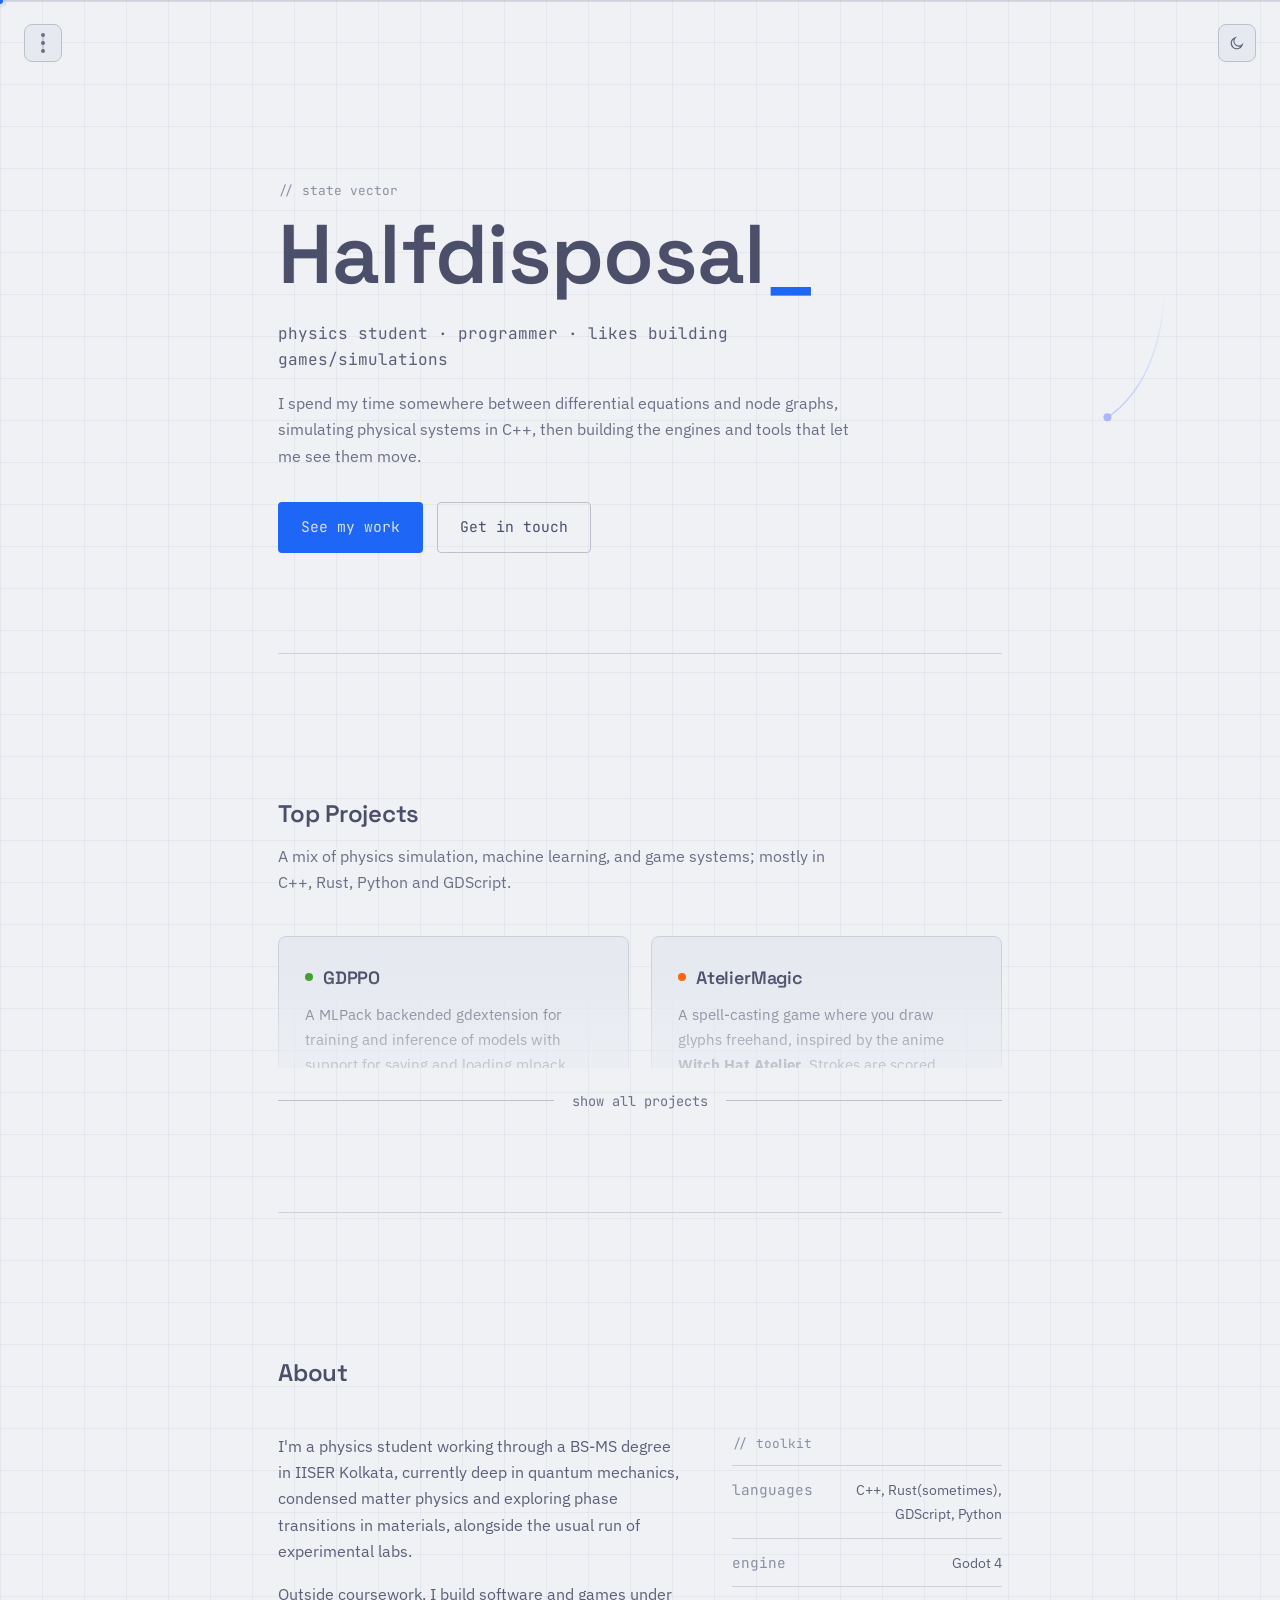
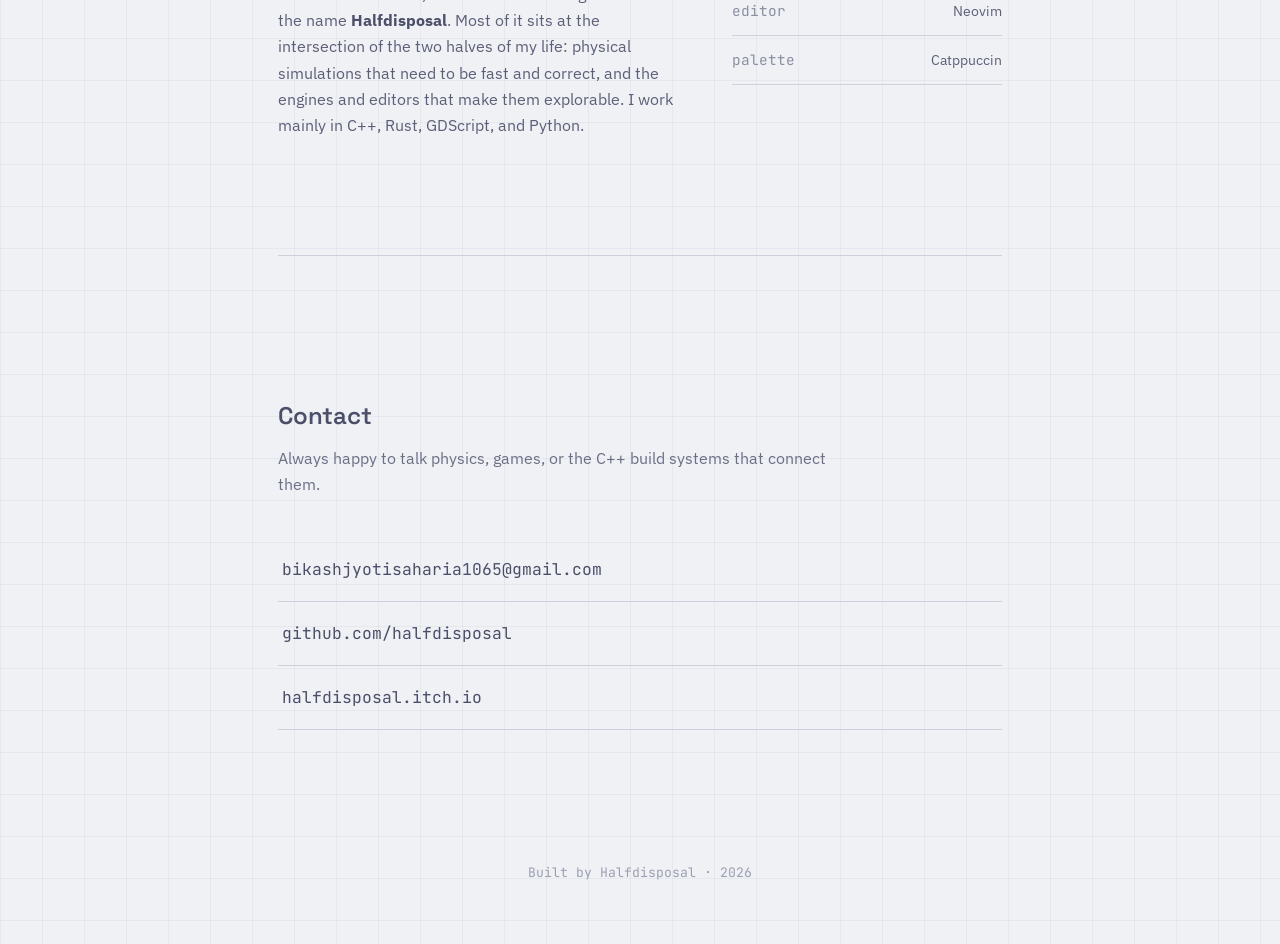
<file: index.html>
<!DOCTYPE html>
<html lang="en" data-theme="mocha">
<head>
<meta charset="UTF-8">
<meta name="viewport" content="width=device-width, initial-scale=1.0">
<title>Halfdisposal</title>
<meta name="description" content="Portfolio of Halfdisposal — physics undergrad, programmer, and game developer.">

<link id="favicon" rel="icon" type="image/svg+xml" href="favicon-mocha.svg">
<link rel="alternate icon" href="favicon.png">

<meta property="og:type" content="website">
<meta property="og:title" content="Halfdisposal — physics & code">
<meta property="og:description" content="Portfolio of Halfdisposal — physics undergrad, programmer, and game developer.">
<meta property="og:image" content="og-image.png">
<meta name="twitter:card" content="summary_large_image">
<meta name="twitter:title" content="Halfdisposal — physics & code">
<meta name="twitter:image" content="og-image.png">

<link rel="preconnect" href="https://fonts.googleapis.com">
<link rel="preconnect" href="https://fonts.gstatic.com" crossorigin>
<link href="https://fonts.googleapis.com/css2?family=Space+Grotesk:wght@400;500;600;700&family=IBM+Plex+Sans:wght@400;500;600&family=JetBrains+Mono:wght@400;500;600&display=swap" rel="stylesheet">
<link rel="stylesheet" href="style.css">
</head>
<body>

<canvas id="orbit-canvas"></canvas>

<button id="nav-toggle" aria-label="Open menu" aria-expanded="false" aria-controls="nav-panel">
  <span class="node-icon">
    <span class="node-dot"></span>
    <span class="node-dot"></span>
    <span class="node-dot"></span>
  </span>
</button>

<div id="scroll-rail" aria-hidden="true">
  <div id="scroll-rail-track"></div>
  <div id="scroll-rail-fill"></div>
  <div id="scroll-rail-dot"></div>
</div>

<nav id="nav-panel" aria-hidden="true">
  <ul>
    <li><a href="#home" class="nav-link" data-label="home">home</a></li>
    <li><a href="#projects" class="nav-link" data-label="projects">projects</a></li>
    <li><a href="#about" class="nav-link" data-label="about">about</a></li>
    <li><a href="#contact" class="nav-link" data-label="contact">contact</a></li>
  </ul>
</nav>

<div id="nav-overlay"></div>

<button id="theme-toggle" aria-label="Toggle light and dark theme">
  <svg id="icon-sun" viewBox="0 0 24 24" fill="none" stroke="currentColor" stroke-width="1.6">
    <circle cx="12" cy="12" r="4.2"/>
    <path d="M12 2.5v2.4M12 19.1v2.4M4.2 4.2l1.7 1.7M18.1 18.1l1.7 1.7M2.5 12h2.4M19.1 12h2.4M4.2 19.8l1.7-1.7M18.1 5.9l1.7-1.7"/>
  </svg>
  <svg id="icon-moon" viewBox="0 0 24 24" fill="none" stroke="currentColor" stroke-width="1.6">
    <path d="M20 14.5A8.5 8.5 0 1 1 9.5 4a6.8 6.8 0 0 0 10.5 10.5Z"/>
  </svg>
</button>

<main>

  <section id="home" class="section hero">
    <p class="mono-tag">// state vector</p>
    <h1>Halfdisposal<span class="cursor">_</span></h1>
    <p class="hero-line">physics student · programmer · likes building games/simulations</p>
    <p class="hero-sub">I spend my time somewhere between differential equations and node graphs, simulating physical
      systems in C++, then building the engines and tools that let me see them move.</p>
    <div class="hero-actions">
      <a href="#projects" class="btn btn-primary">See my work</a>
      <a href="#contact" class="btn btn-ghost">Get in touch</a>
    </div>
  </section>

  <section id="projects" class="section">
    <div class="section-head">
      <h2>Top Projects</h2>
      <p class="section-note">A mix of physics simulation, machine learning, and game systems; mostly in C++, Rust, Python and GDScript.</p>
    </div>

    <div class="projects-teaser">
      <div class="project-grid preview">

        <article class="project-card">
          <div class="project-card-head">
            <span class="node-marker"></span>
            <h3><a href="https://github.com/halfdisposal/gdppo" target="_blank" rel="noopener">GDPPO</a></h3>
          </div>
          <p>A MLPack backended gdextension for training and inference of models with support for saving and loading mlpack models. Mainly focused on Reinforcement Learning with PPO Algorithm, with support for Linear layer and activation functions.</p>
          <ul class="tag-list">
            <li>Godot 4</li><li>C++</li><li>GDExtension</li><li>mlpack</li>
          </ul>
        </article>

        <article class="project-card">
          <div class="project-card-head">
            <span class="node-marker"></span>
            <h3><a href="https://github.com/halfdisposal/ateliermagic" target="_blank" rel="noopener">AtelierMagic</a></h3>
          </div>
          <p>A spell-casting game where you draw glyphs freehand, inspired by the anime <strong>Witch Hat Atelier</strong>. Strokes are scored using connected-component analysis and PCA-based normalization, matched against a library of gestures.</p>
          <ul class="tag-list">
            <li>Godot 4</li><li>GDScript</li><li>Computer Vision</li>
          </ul>
        </article>

      </div>
      <a class="show-all" href="projects.html">
        <span class="show-all-rule"></span>
        <span class="show-all-label">show all projects</span>
        <span class="show-all-rule"></span>
      </a>
    </div>
  </section>

  <section id="about" class="section about">
    <div class="section-head">
      <h2>About</h2>
    </div>
    <div class="about-grid">
      <div class="about-text">
        <p>I'm a physics student working through a BS-MS degree in IISER Kolkata, currently deep in quantum mechanics, condensed matter physics and exploring phase transitions in materials, alongside the usual run of experimental labs.</p>
        <p>Outside coursework, I build software and games under the name <strong>Halfdisposal</strong>. Most of it sits
          at the intersection of the two halves of my life: physical simulations that need to be fast and
          correct, and the engines and editors that make them explorable. I work mainly in C++, Rust, GDScript,
          and Python.</p>
      </div>
      <div class="about-toolkit">
        <p class="mono-tag">// toolkit</p>
        <ul>
          <li><span>languages</span><span>C++, Rust(sometimes), GDScript, Python</span></li>
          <li><span>engine</span><span>Godot 4</span></li>
          <li><span>editor</span><span>Neovim</span></li>
          <li><span>palette</span><span>Catppuccin</span></li>
        </ul>
      </div>
    </div>
  </section>

  <section id="contact" class="section contact">
    <div class="section-head">
      <h2>Contact</h2>
      <p class="section-note">Always happy to talk physics, games, or the C++ build systems that connect them.</p>
    </div>
    <ul class="contact-list">
      <li><a href="mailto:bikashjyotisaharia1065@gmail.com">bikashjyotisaharia1065@gmail.com</a></li>
      <li><a href="https://github.com/halfdisposal" target="_blank" rel="noopener">github.com/halfdisposal </a></li>
      <li><a href="https://halfdisposal.itch.io" target="_blank" rel="noopener">halfdisposal.itch.io </a></li>
    </ul>
  </section>

</main>

<footer>
  <p>Built by Halfdisposal · <span id="year"></span></p>
</footer>

<script src="script.js"></script>
<script src="orbit.js"></script>
</body>
</html>
</file>
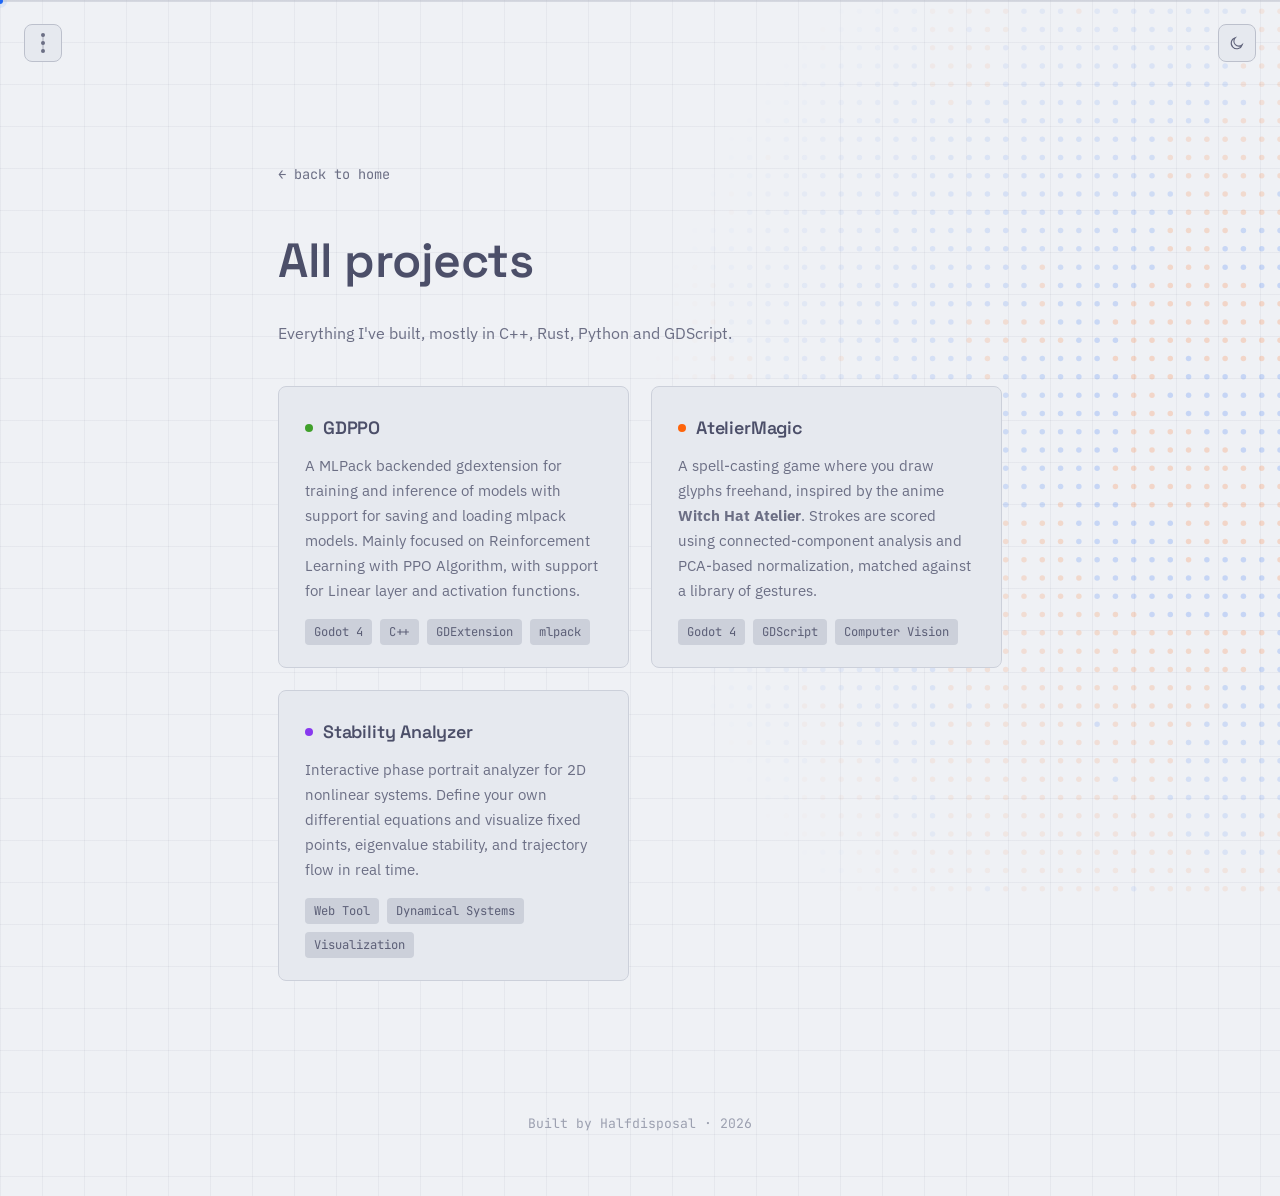
<file: projects.html>
<!DOCTYPE html>
<html lang="en" data-theme="mocha">
<head>
<meta charset="UTF-8">
<meta name="viewport" content="width=device-width, initial-scale=1.0">
<title>Projects — Halfdisposal</title>
<meta name="description" content="All projects by Halfdisposal — physics undergrad, programmer, and game developer.">

<link id="favicon" rel="icon" type="image/svg+xml" href="favicon-mocha.svg">
<link rel="alternate icon" href="favicon.png">

<meta property="og:type" content="website">
<meta property="og:title" content="Projects — Halfdisposal">
<meta property="og:description" content="All projects by Halfdisposal — physics undergrad, programmer, and game developer.">
<meta property="og:image" content="og-image.png">
<meta name="twitter:card" content="summary_large_image">
<meta name="twitter:title" content="Projects — Halfdisposal">
<meta name="twitter:image" content="og-image.png">
 
<link rel="preconnect" href="https://fonts.googleapis.com">
<link rel="preconnect" href="https://fonts.gstatic.com" crossorigin>
<link href="https://fonts.googleapis.com/css2?family=Space+Grotesk:wght@400;500;600;700&family=IBM+Plex+Sans:wght@400;500;600&family=JetBrains+Mono:wght@400;500;600&display=swap" rel="stylesheet">
<link rel="stylesheet" href="style.css">
</head>
<body>

<canvas id="orbit-canvas"></canvas>

<button id="nav-toggle" aria-label="Open menu" aria-expanded="false" aria-controls="nav-panel">
  <span class="node-icon">
    <span class="node-dot"></span>
    <span class="node-dot"></span>
    <span class="node-dot"></span>
  </span>
</button>

<div id="scroll-rail" aria-hidden="true">
  <div id="scroll-rail-track"></div>
  <div id="scroll-rail-fill"></div>
  <div id="scroll-rail-dot"></div>
</div>

<nav id="nav-panel" aria-hidden="true">
  <ul>
    <li><a href="index.html#home" class="nav-link" data-label="home">home</a></li>
    <li><a href="projects.html" class="nav-link active" data-label="projects">projects</a></li>
    <li><a href="index.html#about" class="nav-link" data-label="about">about</a></li>
    <li><a href="index.html#contact" class="nav-link" data-label="contact">contact</a></li>
  </ul>
</nav>

<div id="nav-overlay"></div>

<button id="theme-toggle" aria-label="Toggle light and dark theme">
  <svg id="icon-sun" viewBox="0 0 24 24" fill="none" stroke="currentColor" stroke-width="1.6">
    <circle cx="12" cy="12" r="4.2"/>
    <path d="M12 2.5v2.4M12 19.1v2.4M4.2 4.2l1.7 1.7M18.1 18.1l1.7 1.7M2.5 12h2.4M19.1 12h2.4M4.2 19.8l1.7-1.7M18.1 5.9l1.7-1.7"/>
  </svg>
  <svg id="icon-moon" viewBox="0 0 24 24" fill="none" stroke="currentColor" stroke-width="1.6">
    <path d="M20 14.5A8.5 8.5 0 1 1 9.5 4a6.8 6.8 0 0 0 10.5 10.5Z"/>
  </svg>
</button>

<main>

  <section class="section projects-page">
    <a class="back-link" href="index.html#projects">back to home</a>
    <div class="section-head">
      <h1>All projects</h1>
      <p class="section-note">Everything I've built, mostly in C++, Rust, Python and GDScript.</p>
    </div>

    <div class="project-grid">

      <article class="project-card">
        <div class="project-card-head">
          <span class="node-marker"></span>
          <h3><a href="https://github.com/halfdisposal/gdppo" target="_blank" rel="noopener">GDPPO</a></h3>
        </div>
        <p>A MLPack backended gdextension for training and inference of models with support for saving and loading mlpack models. Mainly focused on Reinforcement Learning with PPO Algorithm, with support for Linear layer and activation functions.</p>
        <ul class="tag-list">
          <li>Godot 4</li><li>C++</li><li>GDExtension</li><li>mlpack</li>
        </ul>
      </article>

      <article class="project-card">
        <div class="project-card-head">
          <span class="node-marker"></span>
          <h3><a href="https://github.com/halfdisposal/ateliermagic" target="_blank" rel="noopener">AtelierMagic</a></h3>
        </div>
        <p>A spell-casting game where you draw glyphs freehand, inspired by the anime <strong>Witch Hat Atelier</strong>. Strokes are scored using connected-component analysis and PCA-based normalization, matched against a library of gestures.</p>
        <ul class="tag-list">
          <li>Godot 4</li><li>GDScript</li><li>Computer Vision</li>
        </ul>
      </article>

      <!-- add more <article class="project-card"> blocks here — copy one of the above and edit -->

      <article class="project-card">
        <div class="project-card-head">
          <span class="node-marker"></span>
          <h3><a href="live-projects/stability-analyzer.html" target="_blank" rel="noopener">Stability Analyzer</a></h3>
        </div>
        <p>Interactive phase portrait analyzer for 2D nonlinear systems. Define your own differential equations and visualize fixed points, eigenvalue stability, and trajectory flow in real time.</p>
        <ul class="tag-list">
          <li>Web Tool</li><li>Dynamical Systems</li><li>Visualization</li>
        </ul>
      </article>

    </div>
  </section>

</main>

<footer>
  <p>Built by Halfdisposal · <span id="year"></span></p>
</footer>

<script src="script.js"></script>
<script src="ising.js"></script>
</body>
</html>
</file>
<file: style.css>
:root {
  --font-display: 'Space Grotesk', sans-serif;
  --font-body: 'IBM Plex Sans', sans-serif;
  --font-mono: 'JetBrains Mono', monospace;

  --radius-sm: 4px;
  --radius-md: 8px;
  --content-width: 780px;
}

html[data-theme="mocha"] {
  --base: #1e1e2e;
  --mantle: #181825;
  --crust: #11111b;
  --surface0: #313244;
  --surface1: #45475a;
  --surface2: #585b70;
  --overlay0: #6c7086;
  --overlay1: #7f849c;
  --text: #cdd6f4;
  --subtext1: #bac2de;
  --subtext0: #a6adc8;
  --blue: #89b4fa;
  --lavender: #b4befe;
  --sapphire: #74c7ec;
  --teal: #94e2d5;
  --green: #a6e3a1;
  --peach: #fab387;
  --yellow: #f9e2af;
  --mauve: #cba6f7;
  --red: #f38ba8;
  --grid-line: rgba(205, 214, 244, 0.05);
}

html[data-theme="latte"] {
  --base: #eff1f5;
  --mantle: #e6e9ef;
  --crust: #dce0e8;
  --surface0: #ccd0da;
  --surface1: #bcc0cc;
  --surface2: #acb0be;
  --overlay0: #9ca0b0;
  --overlay1: #8c8fa1;
  --text: #4c4f69;
  --subtext1: #5c5f77;
  --subtext0: #6c6f85;
  --blue: #1e66f5;
  --lavender: #7287fd;
  --sapphire: #209fb5;
  --teal: #179299;
  --green: #40a02b;
  --peach: #fe640b;
  --yellow: #df8e1d;
  --mauve: #8839ef;
  --red: #d20f39;
  --grid-line: rgba(76, 79, 105, 0.06);
}

* { box-sizing: border-box; }

html { scroll-behavior: smooth; }

body {
  margin: 0;
  background:
    linear-gradient(var(--grid-line) 1px, transparent 1px) 0 0 / 42px 42px,
    linear-gradient(90deg, var(--grid-line) 1px, transparent 1px) 0 0 / 42px 42px,
    var(--base);
  color: var(--text);
  font-family: var(--font-body);
  font-size: 16px;
  line-height: 1.65;
  transition: background-color 0.3s ease, color 0.3s ease;
}

@media (prefers-reduced-motion: reduce) {
  html { scroll-behavior: auto; }
  * { animation-duration: 0.01ms !important; animation-iteration-count: 1 !important; transition-duration: 0.01ms !important; }
}

h1, h2, h3 {
  font-family: var(--font-display);
  font-weight: 600;
  margin: 0 0 0.4em 0;
  letter-spacing: -0.01em;
}

p { margin: 0 0 1em 0; }

a { color: inherit; }

.mono-tag {
  font-family: var(--font-mono);
  font-size: 0.8rem;
  color: var(--overlay1);
  margin: 0 0 0.9em 0;
}

/* ---------- canvas ---------- */

#orbit-canvas {
  position: fixed;
  inset: 0;
  width: 100%;
  height: 100%;
  z-index: 0;
  opacity: 0.55;
  pointer-events: none;
}

/* ---------- nav toggle ---------- */

#nav-toggle {
  position: fixed;
  top: 24px;
  left: 24px;
  z-index: 30;
  width: 38px;
  height: 38px;
  border-radius: var(--radius-md);
  border: 1px solid var(--surface1);
  background: var(--mantle);
  display: flex;
  align-items: center;
  justify-content: center;
  cursor: pointer;
  transition: border-color 0.2s ease, background 0.2s ease;
}

#nav-toggle:hover { border-color: var(--blue); }

.node-icon {
  display: flex;
  flex-direction: column;
  align-items: center;
  gap: 4px;
  position: relative;
}

.node-icon::before {
  content: "";
  position: absolute;
  left: 50%;
  top: 2px;
  bottom: 2px;
  width: 1px;
  background: var(--surface2);
  transform: translateX(-50%);
}

.node-dot {
  width: 4px;
  height: 4px;
  border-radius: 50%;
  background: var(--subtext0);
  position: relative;
  z-index: 1;
  transition: background 0.2s ease;
}

#nav-toggle[aria-expanded="true"] .node-dot { background: var(--blue); }

/* ---------- nav panel ---------- */

#nav-overlay {
  position: fixed;
  inset: 0;
  background: rgba(0,0,0,0.35);
  opacity: 0;
  pointer-events: none;
  transition: opacity 0.25s ease;
  z-index: 20;
}

#nav-overlay.open { opacity: 1; pointer-events: auto; }

#nav-panel {
  position: fixed;
  top: 0;
  left: 0;
  bottom: 0;
  width: 260px;
  background: var(--mantle);
  border-right: 1px solid var(--surface0);
  z-index: 25;
  padding: 100px 0 40px 0;
  transform: translateX(-100%);
  transition: transform 0.3s cubic-bezier(0.4, 0, 0.2, 1);
}

#nav-panel.open { transform: translateX(0); }

#nav-panel ul {
  list-style: none;
  margin: 0;
  padding: 0;
}

#nav-panel li { position: relative; }

.nav-link {
  display: block;
  font-family: var(--font-mono);
  font-size: 1.05rem;
  color: var(--subtext1);
  text-decoration: none;
  padding: 16px 0 16px 46px;
  position: relative;
  transition: color 0.2s ease;
}

.nav-link::before {
  content: "";
  position: absolute;
  left: 24px;
  top: 50%;
  width: 9px;
  height: 9px;
  border-radius: 50%;
  background: var(--surface2);
  transform: translate(-50%, -50%);
  transition: background 0.2s ease, box-shadow 0.2s ease;
}

.nav-link:hover, .nav-link.active { color: var(--text); }

.nav-link:hover::before, .nav-link.active::before {
  background: var(--blue);
  box-shadow: 0 0 0 4px rgba(137, 180, 250, 0.18);
}

/* ---------- theme toggle ---------- */

#theme-toggle {
  position: fixed;
  top: 24px;
  right: 24px;
  z-index: 30;
  width: 38px;
  height: 38px;
  border-radius: var(--radius-md);
  border: 1px solid var(--surface1);
  background: var(--mantle);
  color: var(--subtext1);
  cursor: pointer;
  display: flex;
  align-items: center;
  justify-content: center;
  transition: border-color 0.2s ease, color 0.2s ease;
}

#theme-toggle:hover { border-color: var(--blue); color: var(--blue); }

#theme-toggle svg {
  width: 16px;
  height: 16px;
  position: absolute;
  transition: opacity 0.35s ease, transform 0.45s cubic-bezier(0.4, 0, 0.2, 1);
}

#icon-sun { opacity: 1; transform: rotate(0deg) scale(1); }
#icon-moon { opacity: 0; transform: rotate(-70deg) scale(0.5); }

html[data-theme="latte"] #icon-sun { opacity: 0; transform: rotate(70deg) scale(0.5); }
html[data-theme="latte"] #icon-moon { opacity: 1; transform: rotate(0deg) scale(1); }

/* ---------- layout ---------- */

main {
  position: relative;
  z-index: 1;
  max-width: var(--content-width);
  margin: 0 auto;
  padding: 0 28px;
}

.section {
  padding: 140px 0 100px 0;
  border-bottom: 1px solid var(--surface0);
}

.section:last-of-type { border-bottom: none; }

.section-head { margin-bottom: 40px; }

.section-note { color: var(--subtext0); max-width: 56ch; }

/* ---------- hero ---------- */

.hero { padding-top: 180px; }

.hero h1 {
  font-size: clamp(3rem, 9vw, 5.2rem);
  line-height: 1;
  margin-bottom: 0.3em;
}

.cursor {
  display: inline-block;
  color: var(--blue);
  animation: blink 1.1s steps(1) infinite;
}

@keyframes blink { 50% { opacity: 0; } }

.hero-line {
  font-family: var(--font-mono);
  font-size: 1rem;
  color: var(--subtext1);
  max-width: 60ch;
}

.hero-sub {
  color: var(--subtext0);
  max-width: 58ch;
  font-size: 1.02rem;
}

.hero-actions {
  display: flex;
  gap: 14px;
  margin-top: 32px;
  flex-wrap: wrap;
}

.btn {
  font-family: var(--font-mono);
  font-size: 0.92rem;
  padding: 12px 22px;
  border-radius: var(--radius-sm);
  text-decoration: none;
  border: 1px solid transparent;
  transition: transform 0.15s ease, border-color 0.2s ease, background 0.2s ease;
}

.btn-primary {
  background: var(--blue);
  color: var(--crust);
}

.btn-primary:hover { transform: translateY(-1px); }

.btn-ghost {
  border-color: var(--surface1);
  color: var(--text);
}

.btn-ghost:hover { border-color: var(--blue); color: var(--blue); }

/* ---------- projects ---------- */

.project-grid {
  display: grid;
  grid-template-columns: repeat(2, 1fr);
  gap: 22px;
}

.project-card {
  background: var(--mantle);
  border: 1px solid var(--surface0);
  border-radius: var(--radius-md);
  padding: 26px 26px 22px 26px;
  position: relative;
  transition: border-color 0.2s ease;
}

.project-card:hover { border-color: var(--surface2); }

.project-card-head {
  display: flex;
  align-items: center;
  gap: 10px;
  margin-bottom: 10px;
}

.node-marker {
  width: 8px;
  height: 8px;
  border-radius: 50%;
  background: var(--green);
  flex-shrink: 0;
}

.project-card:nth-of-type(2n) .node-marker { background: var(--peach); }
.project-card:nth-of-type(3n) .node-marker { background: var(--mauve); }

.project-card h3 { font-size: 1.12rem; margin: 0; }

.project-card h3 a {
  color: inherit;
  text-decoration: none;
  border-bottom: 1px solid transparent;
  transition: color 0.2s ease, border-color 0.2s ease;
}

.project-card h3 a:hover {
  color: var(--blue);
  border-bottom-color: var(--blue);
}

.project-card p {
  color: var(--subtext0);
  font-size: 0.95rem;
  margin-bottom: 16px;
}

.tag-list {
  list-style: none;
  display: flex;
  flex-wrap: wrap;
  gap: 8px;
  margin: 0;
  padding: 0;
}

.tag-list li {
  font-family: var(--font-mono);
  font-size: 0.76rem;
  color: var(--subtext1);
  background: var(--surface0);
  padding: 3px 9px;
  border-radius: var(--radius-sm);
}

.projects-teaser {
  position: relative;
}

.project-grid.preview {
  max-height: 132px;
  overflow: hidden;
  -webkit-mask-image: linear-gradient(to bottom, #000 0%, #000 30%, rgba(0, 0, 0, 0.32) 100%);
  mask-image: linear-gradient(to bottom, #000 0%, #000 30%, rgba(0, 0, 0, 0.32) 100%);
}

.show-all {
  display: flex;
  align-items: center;
  gap: 18px;
  margin-top: 22px;
  text-decoration: none;
  color: var(--subtext0);
  cursor: pointer;
}

.show-all-rule {
  flex: 1;
  height: 1px;
  background: var(--surface1);
  transition: background 0.2s ease;
}

.show-all-label {
  font-family: var(--font-mono);
  font-size: 0.85rem;
  white-space: nowrap;
  transition: color 0.2s ease;
}

.show-all:hover .show-all-label { color: var(--blue); }
.show-all:hover .show-all-rule { background: var(--blue); }

/* ---------- live projects ---------- */

.section-divider {
  height: 1px;
  background: var(--surface0);
  margin: 40px 0;
}

.live-project-grid {
  display: grid;
  grid-template-columns: repeat(2, 1fr);
  gap: 22px;
}

.live-project-card {
  background: linear-gradient(135deg, var(--surface0) 0%, var(--mantle) 100%);
  border: 1px solid var(--surface1);
  border-radius: var(--radius-md);
  padding: 26px 26px 22px 26px;
  position: relative;
  transition: border-color 0.2s ease, box-shadow 0.2s ease;
}

.live-project-card:hover {
  border-color: var(--lavender);
  box-shadow: 0 0 12px rgba(180, 190, 254, 0.1);
}

.node-marker.live {
  background: var(--lavender);
  animation: pulse-live 2s ease-in-out infinite;
}

@keyframes pulse-live {
  0%, 100% { opacity: 1; }
  50% { opacity: 0.6; }
}

.live-project-card h3 a {
  color: inherit;
  text-decoration: none;
  border-bottom: 1px solid transparent;
  transition: color 0.2s ease, border-color 0.2s ease;
}

.live-project-card h3 a:hover {
  color: var(--lavender);
  border-bottom-color: var(--lavender);
}

/* ---------- projects page ---------- */

.projects-page { padding-top: 160px; }

.back-link {
  display: inline-block;
  font-family: var(--font-mono);
  font-size: 0.85rem;
  color: var(--subtext0);
  text-decoration: none;
  margin-bottom: 36px;
  transition: color 0.2s ease;
}

.back-link::before {
  content: "←";
  margin-right: 8px;
}

.back-link:hover { color: var(--blue); }

.projects-page h1 {
  font-family: var(--font-display);
  font-size: clamp(2.2rem, 5vw, 3rem);
}

/* ---------- about ---------- */

.about-grid {
  display: grid;
  grid-template-columns: 1.5fr 1fr;
  gap: 48px;
}

.about-text p { color: var(--subtext1); }
.about-text strong { color: var(--text); }

.about-toolkit ul {
  list-style: none;
  margin: 0;
  padding: 0;
  border-top: 1px solid var(--surface0);
}

.about-toolkit li {
  display: flex;
  justify-content: space-between;
  gap: 12px;
  padding: 12px 0;
  border-bottom: 1px solid var(--surface0);
  font-size: 0.9rem;
}

.about-toolkit li span:first-child {
  font-family: var(--font-mono);
  color: var(--overlay1);
}

.about-toolkit li span:last-child {
  color: var(--subtext1);
  text-align: right;
}

/* ---------- contact ---------- */

.contact-list {
  list-style: none;
  margin: 0;
  padding: 0;
}

.contact-list li { border-bottom: 1px solid var(--surface0); }

.contact-list a {
  display: block;
  padding: 18px 4px;
  text-decoration: none;
  font-family: var(--font-mono);
  font-size: 1.02rem;
  color: var(--text);
  transition: color 0.2s ease, padding-left 0.2s ease;
}

.contact-list a:hover {
  color: var(--blue);
  padding-left: 10px;
}

.edit-hint {
  color: var(--overlay0);
  font-size: 0.8rem;
}

/* ---------- footer ---------- */

footer {
  position: relative;
  z-index: 1;
  text-align: center;
  padding: 32px 0 48px 0;
  color: var(--overlay0);
  font-family: var(--font-mono);
  font-size: 0.82rem;
}

/* ---------- responsive ---------- */

@media (max-width: 720px) {
  .project-grid { grid-template-columns: 1fr; }
  .about-grid { grid-template-columns: 1fr; }
  .section { padding: 110px 0 70px 0; }
  #nav-panel { width: 100%; }
}

/* ---------- scroll rail ---------- */

#scroll-rail {
  position: fixed;
  top: 0;
  left: 0;
  right: 0;
  height: 2px;
  z-index: 40;
  pointer-events: none;
}

#scroll-rail-track {
  position: absolute;
  inset: 0;
  background: var(--surface1);
  opacity: 0.5;
}

#scroll-rail-fill {
  position: absolute;
  top: 0;
  left: 0;
  height: 100%;
  width: 0%;
  background: var(--blue);
  opacity: 0.7;
}

#scroll-rail-dot {
  position: absolute;
  top: 50%;
  left: 0%;
  width: 6px;
  height: 6px;
  border-radius: 50%;
  background: var(--blue);
  box-shadow: 0 0 0 4px rgba(137, 180, 250, 0.18);
  transform: translate(-50%, -50%);
}

/* ---------- scrollbar & selection ---------- */

::selection {
  background: var(--blue);
  color: var(--crust);
}

html {
  scrollbar-width: thin;
  scrollbar-color: var(--surface2) var(--base);
}

::-webkit-scrollbar { width: 11px; }
::-webkit-scrollbar-track { background: var(--base); }
::-webkit-scrollbar-thumb {
  background: var(--surface2);
  border-radius: 6px;
  border: 3px solid var(--base);
}
::-webkit-scrollbar-thumb:hover { background: var(--overlay0); }

/* ---------- focus visibility ---------- */

a:focus-visible, button:focus-visible {
  outline: 2px solid var(--blue);
  outline-offset: 2px;
}
</file>
